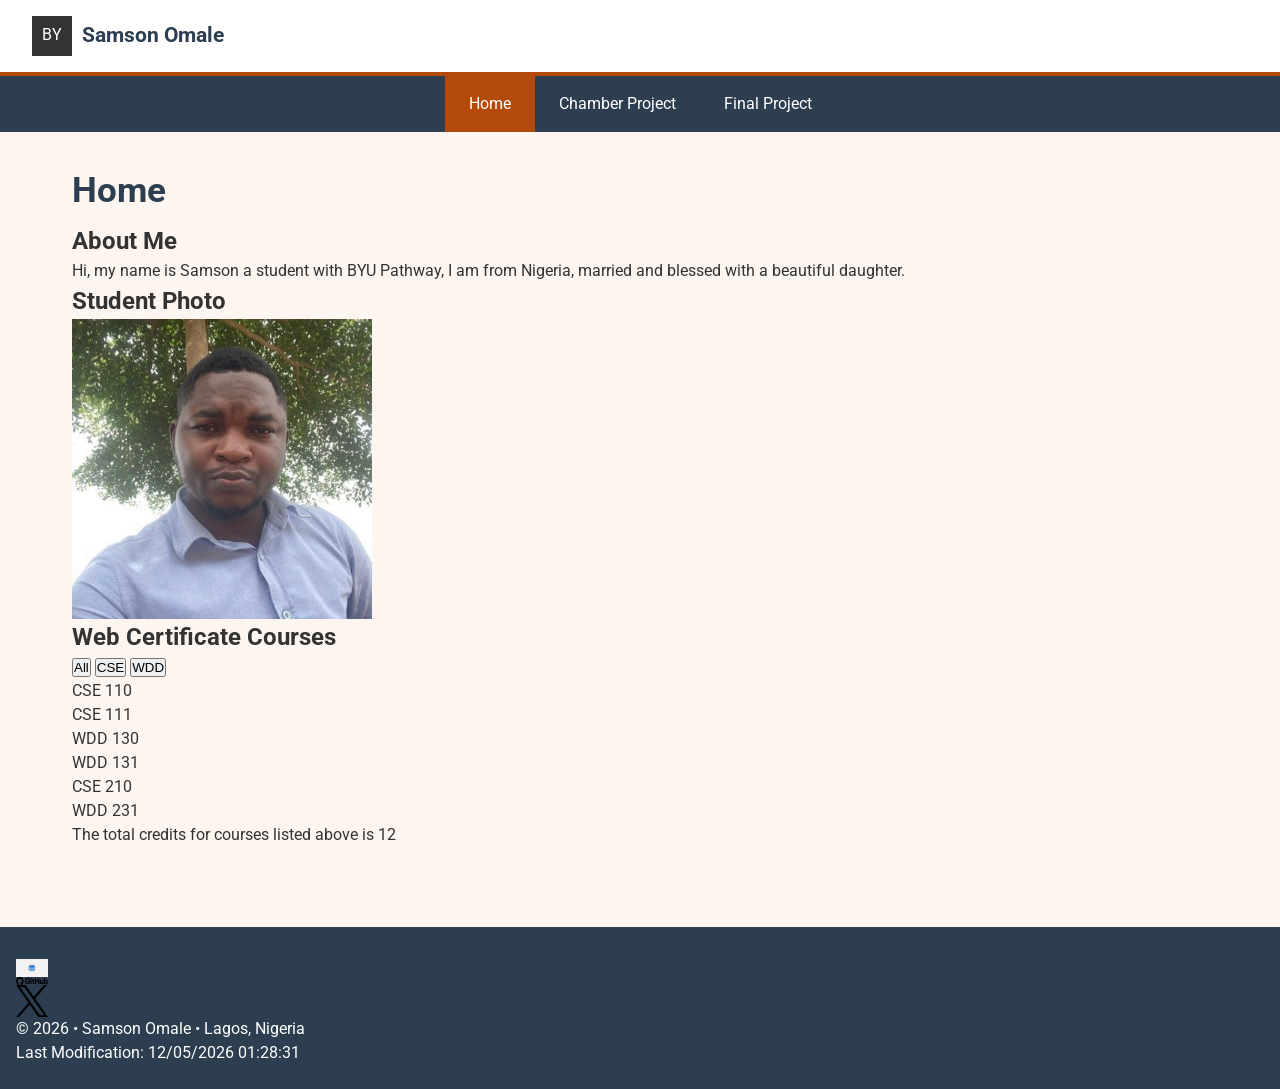
<file: index.html>
<!DOCTYPE html>
<html lang="en">
<head>
  <meta charset="UTF-8">
  <meta name="viewport" content="width=device-width, initial-scale=1.0">
  <meta name="description" content="WDD 231 Course Home Page - Student portfolio and certificate courses">
  <meta name="author" content="Samson Omale">
  <title>WDD 231 | Course Home | Samson Omale</title>

  <!-- Google Fonts (one family as required) -->
  <link rel="preconnect" href="https://fonts.googleapis.com">
  <link rel="preconnect" href="https://fonts.gstatic.com" crossorigin>
  <link href="https://fonts.googleapis.com/css2?family=Roboto:wght@400;700&display=swap" rel="stylesheet">

  
  <link rel="stylesheet" href="styles/small.css">
  <link rel="stylesheet" href="styles/larger.css">

  <script src="scripts/navigation.js" defer></script>
  <script src="scripts/date.js" defer></script>
  <script src="scripts/courses.js" defer></script>
</head>
<body>
  <header>
    <div class="logo-container">
      
      <svg class="logo" width="40" height="40" viewBox="0 0 100 100" aria-hidden="true">
        <rect width="100" height="100" fill="#333"/>
        <text x="50" y="60" text-anchor="middle" fill="#fff" font-size="40">BY</text>
      </svg>
      <span class="site-name">Samson Omale</span>
    </div>
    <button id="menu-button" class="menu-button" aria-label="Open navigation menu" aria-expanded="false">☰</button>
  </header>

  <nav id="primary-nav" class="primary-nav">
    <ul>
      <li><a href="index.html" class="active" aria-current="page">Home</a></li>
      <li><a href="chamber/">Chamber Project</a></li> <!-- I will update path when built-->
      <li><a href="final/">Final Project</a></li>     <!-- I will update path when built -->
    </ul>
  </nav>

  <main>
    <h1>Home</h1>

    <section class="about">
      <h2>About Me</h2>
      <p>
        Hi, my name is Samson a student with BYU Pathway, I am from Nigeria, married and blessed with a beautiful daughter.
      </p>
      
    </section>

    <section class="photo">
      <h2>Student Photo</h2>
      <img src="images/student-photo.jpg" alt="Photo of Student Name" width="300" height="300" loading="lazy">
      
    </section>

    <section class="courses">
      <h2>Web Certificate Courses</h2>
      <div class="filter-buttons">
        <button id="all" class="active">All</button>
        <button id="cse">CSE</button>
        <button id="wdd">WDD</button>
      </div>
      <div id="course-list" class="course-list"></div>
      <p id="credit-total">The total credits for courses listed above is <span>0</span></p>
    </section>
  </main>

  <footer>
    <div class="social">
      <a href="https://www.linkedin.com/in/samson-omale" target="_blank" rel="noopener" aria-label="LinkedIn">
        <img src="images/linkedin.jpg" alt="" width="32" height="32"> 
      </a>
      <a href="https://github.com/omalensa" target="_blank" rel="noopener" aria-label="GitHub">
        <img src="images/github.svg" alt="" width="32" height="32">
      </a>
      <a href="https://x.com/samsonomale6" target="_blank" rel="noopener" aria-label="X">
        <img src="images/logo-black.png" alt="" width="32" height="32">
      </a>
    </div>

    <p>
      &copy; <span id="currentyear"></span> • Samson Omale • Lagos, Nigeria
    </p>
    <p id="lastModified"></p>
  </footer>
</body>
</html>
</file>
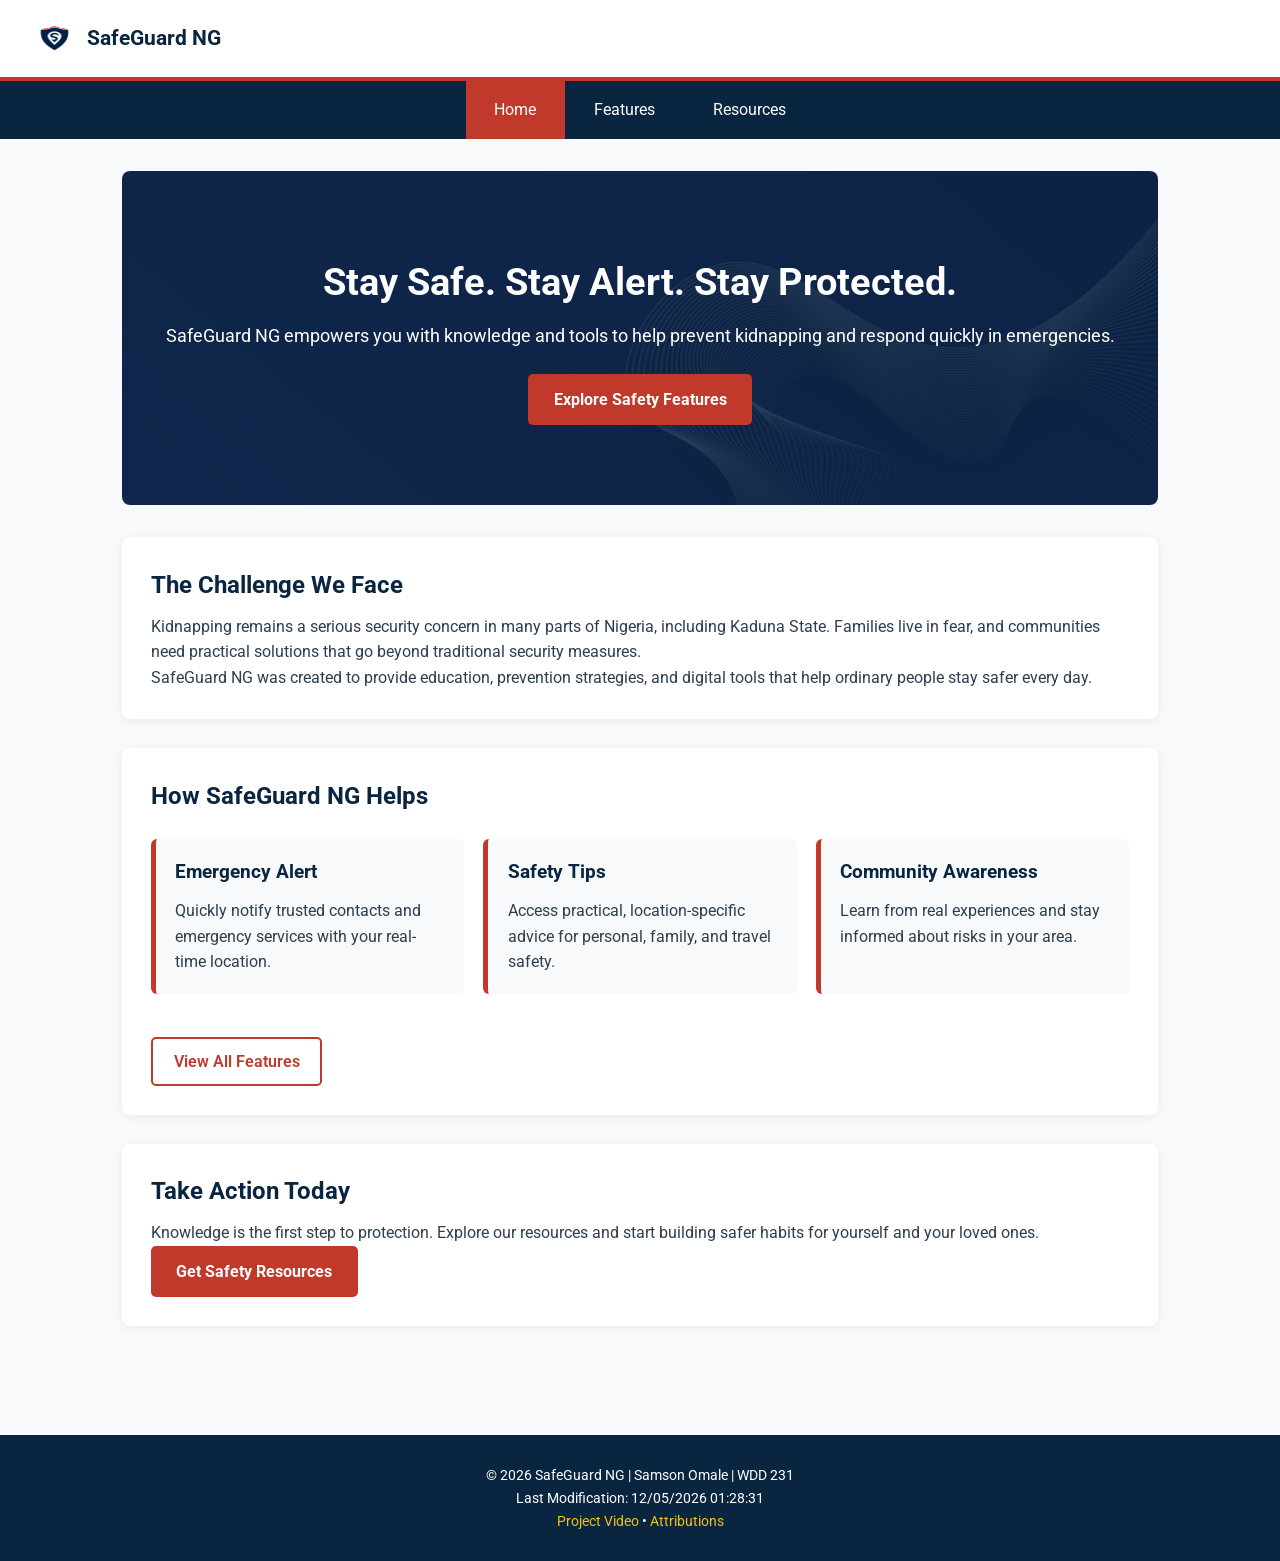
<file: final/index.html>
<!DOCTYPE html>
<html lang="en">
<head>
  <meta charset="UTF-8">
  <meta name="viewport" content="width=device-width, initial-scale=1.0">
  <title>SafeGuard NG | Anti-Kidnapping Awareness & Safety App</title>
  <meta name="description" content="SafeGuard NG helps protect individuals and families from kidnapping through awareness, prevention tips, and emergency tools.">
  <meta name="author" content="Samson Omale">

  <!-- Favicon -->
  <link rel="icon" href="images/favicon.ico">

  <!-- Open Graph -->
  <meta property="og:title" content="SafeGuard NG | Anti-Kidnapping Awareness">
  <meta property="og:description" content="Stay safe with practical tips and tools designed to help prevent kidnapping in Nigeria.">
  <meta property="og:image" content="https://omalensa.github.io/wdd231/final/images/og-image.jpg">
  <meta property="og:url" content="https://omalensa.github.io/wdd231/final/">

  <!-- Google Fonts -->
  <link rel="preconnect" href="https://fonts.googleapis.com">
  <link rel="preconnect" href="https://fonts.gstatic.com" crossorigin>
  <link href="https://fonts.googleapis.com/css2?family=Roboto:wght@400;700&display=swap" rel="stylesheet">

  <link rel="stylesheet" href="styles/small.css">
  <link rel="stylesheet" href="styles/larger.css">

  <script src="scripts/main.js" defer></script>
</head>
<body>
  <header>
    <div class="logo-container">
      <img src="images/logo.webp" alt="SafeGuard NG logo" width="50" height="50">
      <span>SafeGuard NG</span>
    </div>
    <button id="menu-button" aria-label="Open navigation menu">☰</button>
  </header>

  <nav id="primary-nav">
    <ul>
      <li><a href="index.html" class="active" aria-current="page">Home</a></li>
      <li><a href="features.html">Features</a></li>
      <li><a href="resources.html">Resources</a></li>
    </ul>
  </nav>

  <main>
    <!-- Hero Section -->
    <section class="hero">
      <div class="hero-content">
        <h1>Stay Safe. Stay Alert. Stay Protected.</h1>
        <p>SafeGuard NG empowers you with knowledge and tools to help prevent kidnapping and respond quickly in emergencies.</p>
        <a href="features.html" class="cta-button">Explore Safety Features</a>
      </div>
    </section>

    <!-- Problem Statement -->
    <section class="problem">
      <h2>The Challenge We Face</h2>
      <p>Kidnapping remains a serious security concern in many parts of Nigeria, including Kaduna State. Families live in fear, and communities need practical solutions that go beyond traditional security measures.</p>
      <p>SafeGuard NG was created to provide education, prevention strategies, and digital tools that help ordinary people stay safer every day.</p>
    </section>

    <!-- Key Features Preview -->
    <section class="features-preview">
      <h2>How SafeGuard NG Helps</h2>
      <div class="feature-cards">
        <article>
          <h3>Emergency Alert</h3>
          <p>Quickly notify trusted contacts and emergency services with your real-time location.</p>
        </article>
        <article>
          <h3>Safety Tips</h3>
          <p>Access practical, location-specific advice for personal, family, and travel safety.</p>
        </article>
        <article>
          <h3>Community Awareness</h3>
          <p>Learn from real experiences and stay informed about risks in your area.</p>
        </article>
      </div>
      <a href="features.html" class="secondary-button">View All Features</a>
    </section>

    <!-- Call to Action -->
    <section class="cta-section">
      <h2>Take Action Today</h2>
      <p>Knowledge is the first step to protection. Explore our resources and start building safer habits for yourself and your loved ones.</p>
      <a href="resources.html" class="cta-button">Get Safety Resources</a>
    </section>
  </main>

  <footer>
    <div class="footer-content">
      <p>&copy; <span id="currentyear"></span> SafeGuard NG | Samson Omale | WDD 231</p>
      <p id="lastModified"></p>
      <p>
        <a href="https://youtu.be/zZNGW5J62js" target="_blank" rel="noopener">Project Video</a> • 
        <a href="attributions.html">Attributions</a>
      </p>
    </div>
  </footer>
</body>
</html>
</file>
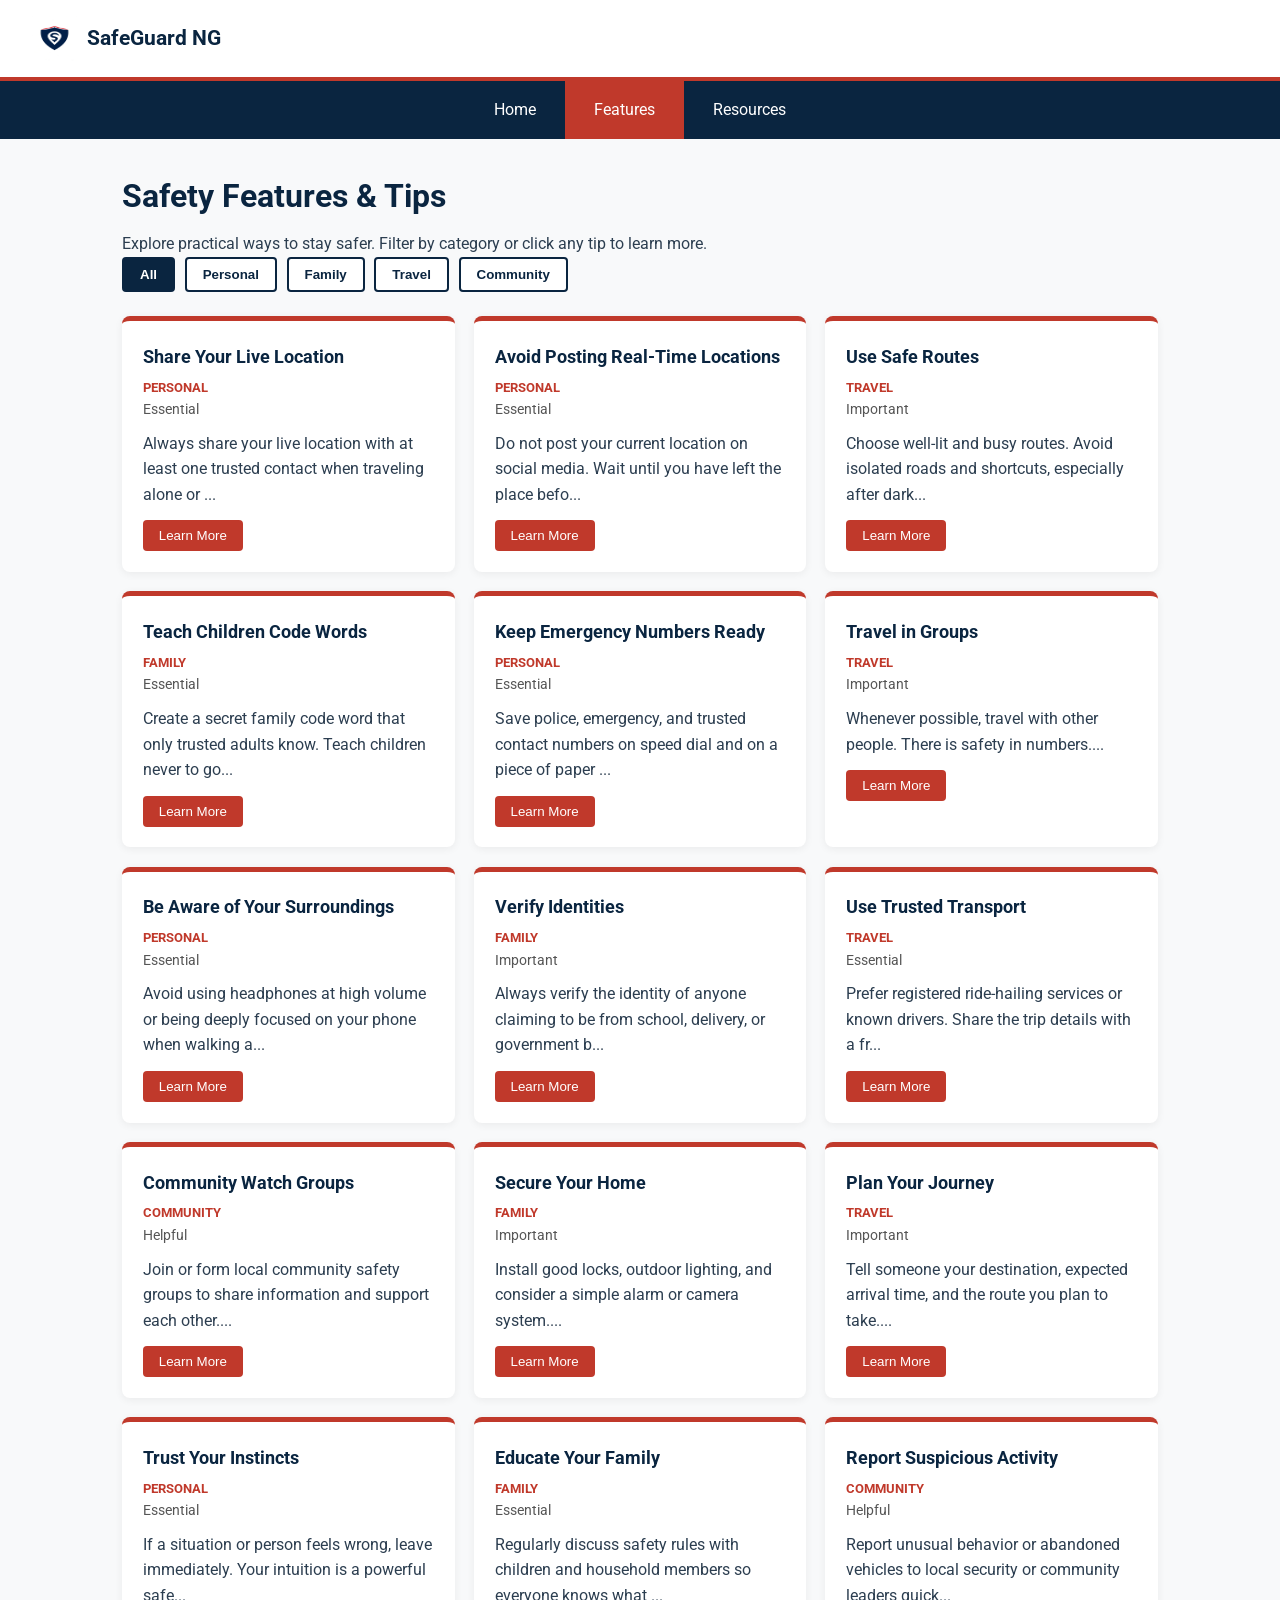
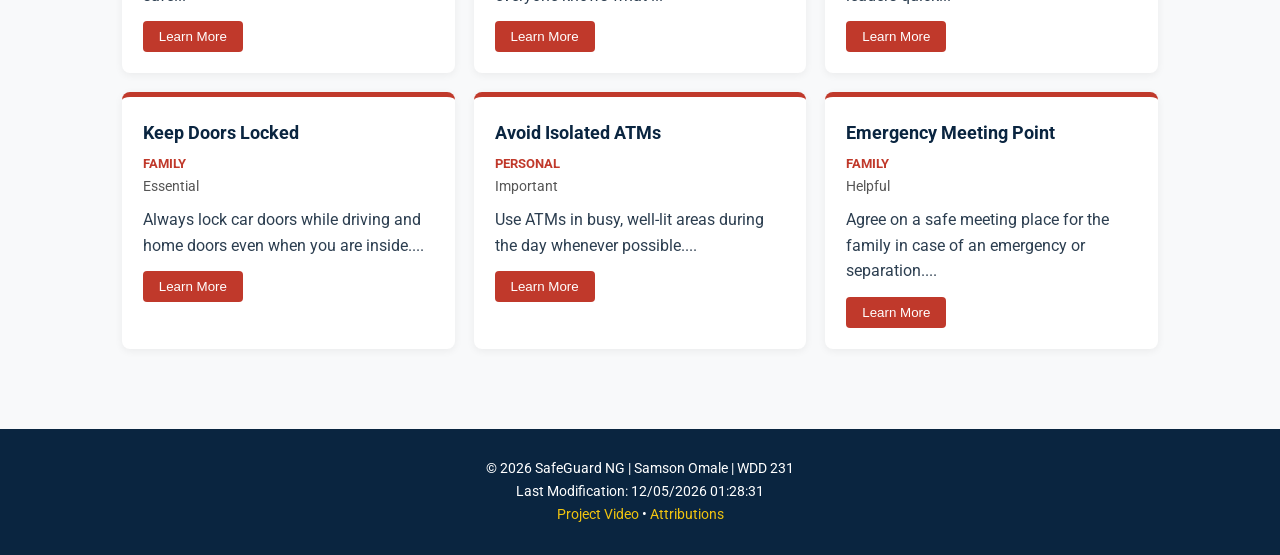
<file: final/features.html>
<!DOCTYPE html>
<html lang="en">
<head>
  <meta charset="UTF-8">
  <meta name="viewport" content="width=device-width, initial-scale=1.0">
  <title>Features | SafeGuard NG</title>
  <meta name="description" content="Explore practical safety features and tips from SafeGuard NG to help protect yourself and your family from kidnapping.">
  <meta name="author" content="Samson Omale">

  <link rel="icon" href="images/favicon.ico">

  <!-- Open Graph -->
  <meta property="og:title" content="Safety Features | SafeGuard NG">
  <meta property="og:description" content="Discover powerful tools and practical tips to stay safer every day.">
  <meta property="og:image" content="https://omalensa.github.io/wdd231/final/images/og-image.jpg">
  <meta property="og:url" content="https://omalensa.github.io/wdd231/final/features.html">

  <!-- Google Fonts -->
  <link rel="preconnect" href="https://fonts.googleapis.com">
  <link rel="preconnect" href="https://fonts.gstatic.com" crossorigin>
  <link href="https://fonts.googleapis.com/css2?family=Roboto:wght@400;700&display=swap" rel="stylesheet">

  <link rel="stylesheet" href="styles/small.css">
  <link rel="stylesheet" href="styles/larger.css">

  <script src="scripts/main.js" defer></script>
  <script type="module" src="scripts/features.js"></script>
</head>
<body>
  <header>
    <div class="logo-container">
      <img src="images/logo.webp" alt="SafeGuard NG logo" width="50" height="50">
      <span>SafeGuard NG</span>
    </div>
    <button id="menu-button" aria-label="Open navigation menu">☰</button>
  </header>

  <nav id="primary-nav">
    <ul>
      <li><a href="index.html">Home</a></li>
      <li><a href="features.html" class="active" aria-current="page">Features</a></li>
      <li><a href="resources.html">Resources</a></li>
    </ul>
  </nav>

  <main>
    <h1>Safety Features & Tips</h1>
    <p class="intro">Explore practical ways to stay safer. Filter by category or click any tip to learn more.</p>

    <!-- Filter Buttons -->
    <div class="filter-buttons">
      <button class="filter-btn active" data-filter="all">All</button>
      <button class="filter-btn" data-filter="personal">Personal</button>
      <button class="filter-btn" data-filter="family">Family</button>
      <button class="filter-btn" data-filter="travel">Travel</button>
      <button class="filter-btn" data-filter="community">Community</button>
    </div>

    <!-- Dynamic Tips Grid -->
    <div id="tips-container" class="tips-grid">
      <!-- Tips will be loaded here by JavaScript -->
    </div>
  </main>

  <!-- Modal -->
  <dialog id="tip-modal">
    <button class="close-modal" aria-label="Close">×</button>
    <h2 id="modal-title"></h2>
    <p id="modal-category"></p>
    <p id="modal-level"></p>
    <p id="modal-description"></p>
  </dialog>

  <footer>
    <div class="footer-content">
      <p>&copy; <span id="currentyear"></span> SafeGuard NG | Samson Omale | WDD 231</p>
      <p id="lastModified"></p>
      <p>
        <a href="https://youtu.be/zZNGW5J62js" target="_blank" rel="noopener">Project Video</a> • 
        <a href="attributions.html">Attributions</a>
      </p>
    </div>
  </footer>
</body>
</html>
</file>
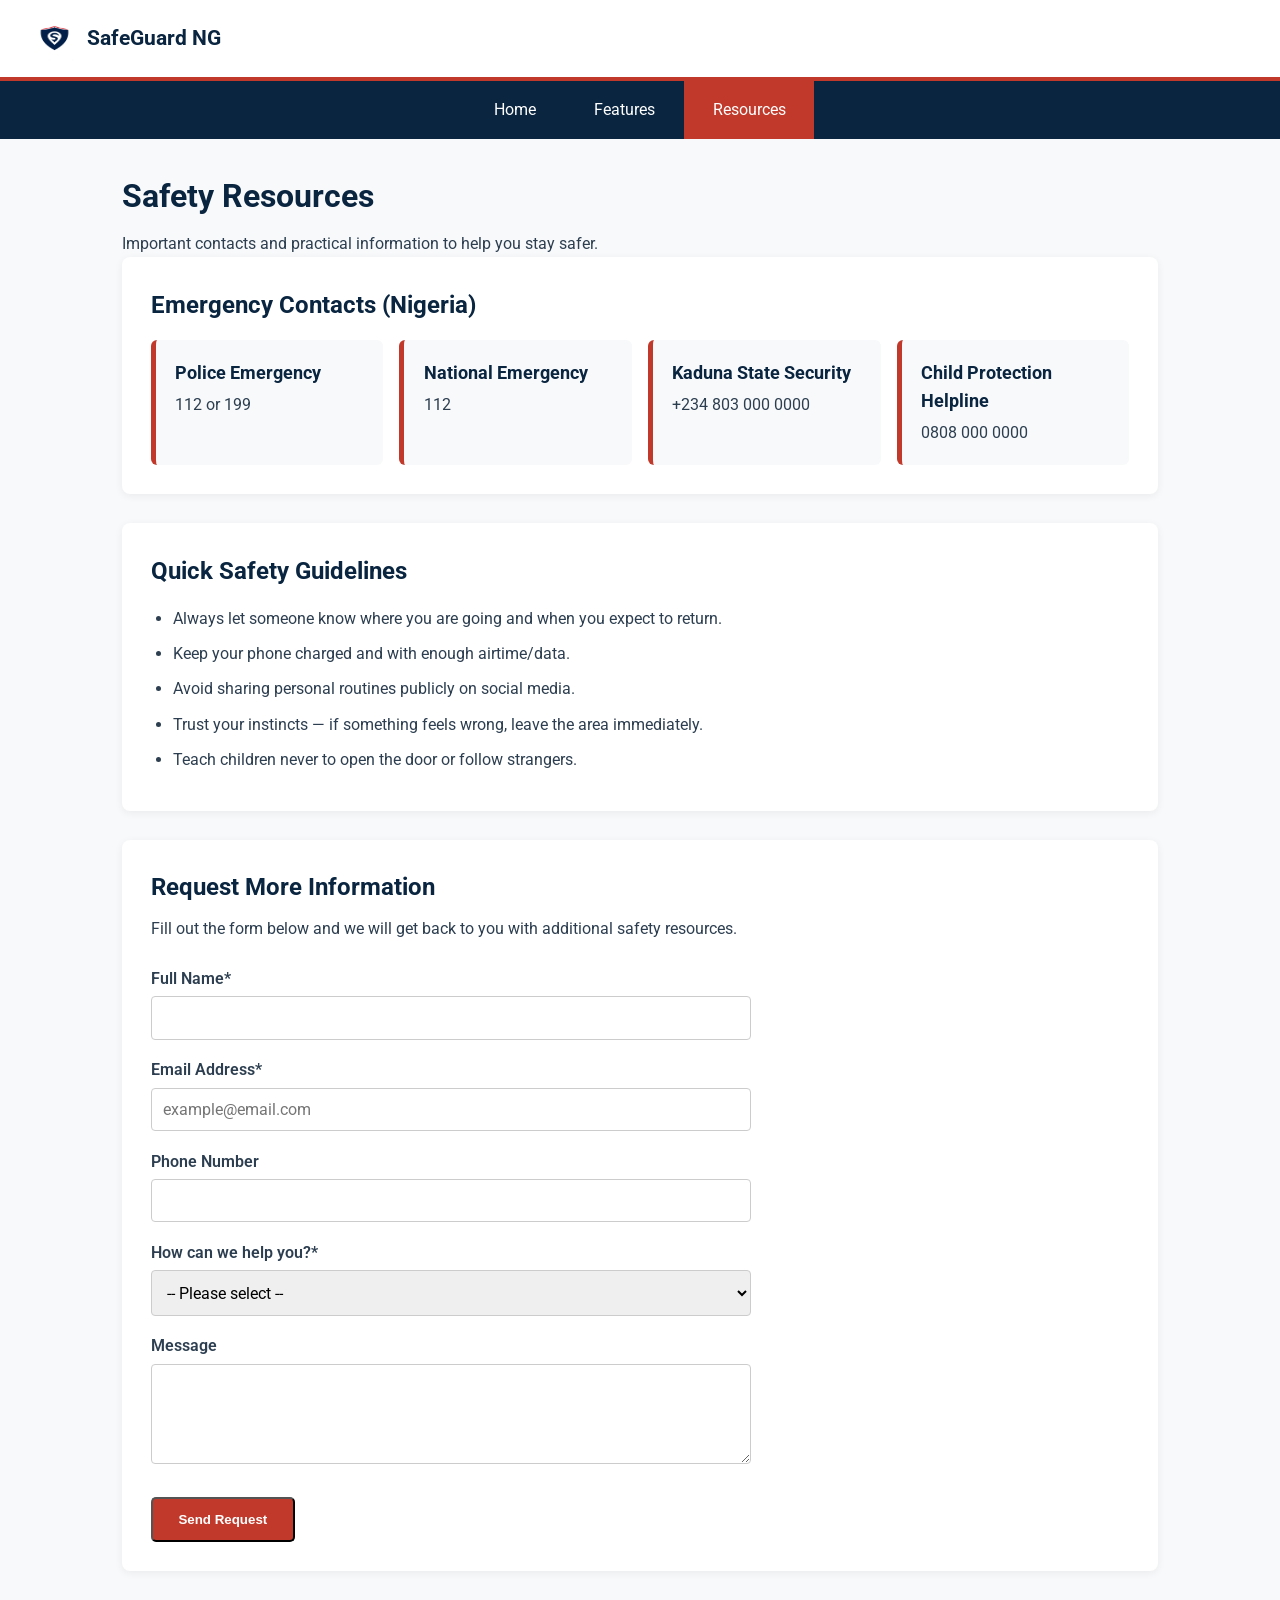
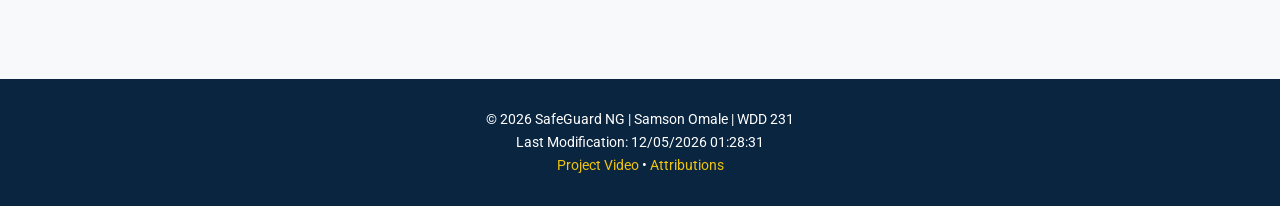
<file: final/resources.html>
<!DOCTYPE html>
<html lang="en">
<head>
  <meta charset="UTF-8">
  <meta name="viewport" content="width=device-width, initial-scale=1.0">
  <title>Resources | SafeGuard NG</title>
  <meta name="description" content="Access emergency contacts, safety guidelines, and request more information from SafeGuard NG.">
  <meta name="author" content="Samson Omale">

  <link rel="icon" href="images/favicon.ico">

  <!-- Open Graph -->
  <meta property="og:title" content="Safety Resources | SafeGuard NG">
  <meta property="og:description" content="Emergency contacts and practical safety resources for individuals and families in Nigeria.">
  <meta property="og:image" content="https://omalensa.github.io/wdd231/final/images/og-image.jpg">
  <meta property="og:url" content="https://omalensa.github.io/wdd231/final/resources.html">

  <!-- Google Fonts -->
  <link rel="preconnect" href="https://fonts.googleapis.com">
  <link rel="preconnect" href="https://fonts.gstatic.com" crossorigin>
  <link href="https://fonts.googleapis.com/css2?family=Roboto:wght@400;700&display=swap" rel="stylesheet">

  <link rel="stylesheet" href="styles/small.css">
  <link rel="stylesheet" href="styles/larger.css">

  <script src="scripts/main.js" defer></script>
</head>
<body>
  <header>
    <div class="logo-container">
      <img src="images/logo.webp" alt="SafeGuard NG logo" width="50" height="50">
      <span>SafeGuard NG</span>
    </div>
    <button id="menu-button" aria-label="Open navigation menu">☰</button>
  </header>

  <nav id="primary-nav">
    <ul>
      <li><a href="index.html">Home</a></li>
      <li><a href="features.html">Features</a></li>
      <li><a href="resources.html" class="active" aria-current="page">Resources</a></li>
    </ul>
  </nav>

  <main>
    <h1>Safety Resources</h1>
    <p class="intro">Important contacts and practical information to help you stay safer.</p>

    <!-- Emergency Contacts -->
    <section class="resources-section">
      <h2>Emergency Contacts (Nigeria)</h2>
      <div class="contacts-grid">
        <div class="contact-card">
          <h3>Police Emergency</h3>
          <p>112 or 199</p>
        </div>
        <div class="contact-card">
          <h3>National Emergency</h3>
          <p>112</p>
        </div>
        <div class="contact-card">
          <h3>Kaduna State Security</h3>
          <p>+234 803 000 0000</p>
        </div>
        <div class="contact-card">
          <h3>Child Protection Helpline</h3>
          <p>0808 000 0000</p>
        </div>
      </div>
    </section>

    <!-- Safety Guidelines -->
    <section class="resources-section">
      <h2>Quick Safety Guidelines</h2>
      <ul class="guidelines">
        <li>Always let someone know where you are going and when you expect to return.</li>
        <li>Keep your phone charged and with enough airtime/data.</li>
        <li>Avoid sharing personal routines publicly on social media.</li>
        <li>Trust your instincts — if something feels wrong, leave the area immediately.</li>
        <li>Teach children never to open the door or follow strangers.</li>
      </ul>
    </section>

    <!-- Contact Form -->
    <section class="resources-section">
      <h2>Request More Information</h2>
      <p>Fill out the form below and we will get back to you with additional safety resources.</p>

      <form method="get" action="thankyou.html" class="contact-form">
        <label>
          Full Name*
          <input type="text" name="fullname" id="fullname" required autocomplete="name" title="Please enter your full name">
        </label>

        <label>
          Email Address*
          <input type="email" name="email" id="email" required autocomplete="email" 
                 placeholder="example@email.com" title="Please enter a valid email">
        </label>

        <label>
          Phone Number
          <input type="tel" name="phone" id="phone" autocomplete="tel" title="Your phone number">
        </label>

        <label>
          How can we help you?*
          <select name="interest" id="interest" required title="Select a topic">
            <option value="">-- Please select --</option>
            <option value="safety-tips">Safety Tips</option>
            <option value="family-protection">Family Protection</option>
            <option value="community">Community Programs</option>
            <option value="app-info">App Information</option>
            <option value="other">Other</option>
          </select>
        </label>

        <label>
          Message
          <textarea name="message" id="message" rows="4" title="Additional details"></textarea>
        </label>

        <input type="hidden" name="timestamp" id="timestamp">

        <button type="submit" class="cta-button">Send Request</button>
      </form>
    </section>
  </main>

  <footer>
    <div class="footer-content">
      <p>&copy; <span id="currentyear"></span> SafeGuard NG | Samson Omale | WDD 231</p>
      <p id="lastModified"></p>
      <p>
        <a href="https://your-video-link.com" target="_blank" rel="noopener">Project Video</a> • 
        <a href="attributions.html">Attributions</a>
      </p>
    </div>
  </footer>

  <script>
    // Set timestamp when page loads
    document.getElementById('timestamp').value = new Date().toLocaleString();
  </script>
</body>
</html>
</file>
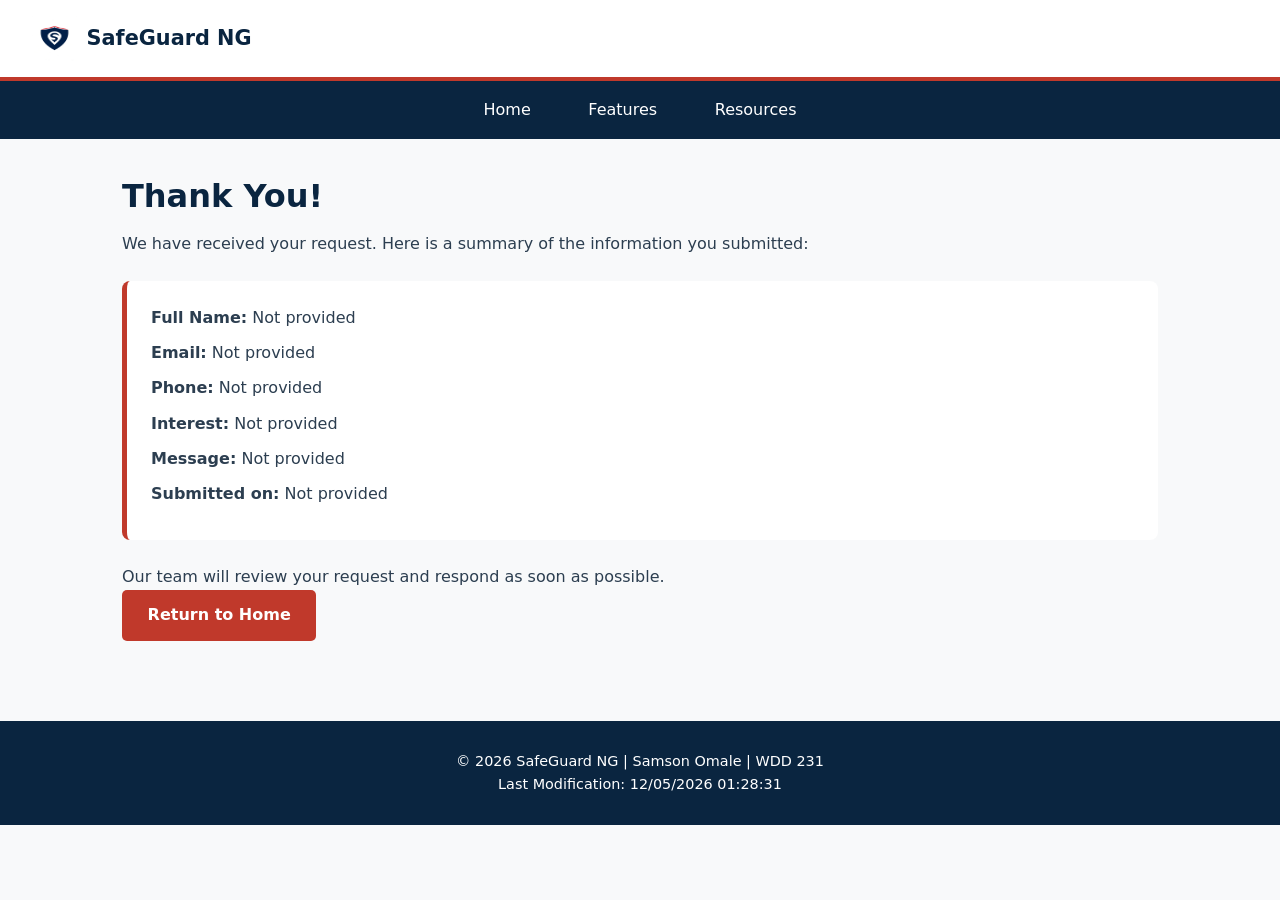
<file: final/thankyou.html>
<!DOCTYPE html>
<html lang="en">
<head>
  <meta charset="UTF-8">
  <meta name="viewport" content="width=device-width, initial-scale=1.0">
  <title>Thank You | SafeGuard NG</title>
  <meta name="description" content="Thank you for contacting SafeGuard NG.">
  <meta name="author" content="Samson Omale">

  <link rel="icon" href="images/favicon.ico">
  <link rel="stylesheet" href="styles/small.css">
  <link rel="stylesheet" href="styles/larger.css">
  <script src="scripts/main.js" defer></script>
</head>
<body>
  <header>
    <div class="logo-container">
      <img src="images/logo.webp" alt="SafeGuard NG logo" width="50" height="50">
      <span>SafeGuard NG</span>
    </div>
    <button id="menu-button" aria-label="Open navigation menu">☰</button>
  </header>

  <nav id="primary-nav">
    <ul>
      <li><a href="index.html">Home</a></li>
      <li><a href="features.html">Features</a></li>
      <li><a href="resources.html">Resources</a></li>
    </ul>
  </nav>

  <main>
    <h1>Thank You!</h1>
    <p class="intro">We have received your request. Here is a summary of the information you submitted:</p>

    <div class="thankyou-summary">
      <p><strong>Full Name:</strong> <span id="display-fullname"></span></p>
      <p><strong>Email:</strong> <span id="display-email"></span></p>
      <p><strong>Phone:</strong> <span id="display-phone"></span></p>
      <p><strong>Interest:</strong> <span id="display-interest"></span></p>
      <p><strong>Message:</strong> <span id="display-message"></span></p>
      <p><strong>Submitted on:</strong> <span id="display-timestamp"></span></p>
    </div>

    <p>Our team will review your request and respond as soon as possible.</p>
    <a href="index.html" class="cta-button">Return to Home</a>
  </main>

  <footer>
    <div class="footer-content">
      <p>&copy; <span id="currentyear"></span> SafeGuard NG | Samson Omale | WDD 231</p>
      <p id="lastModified"></p>
    </div>
  </footer>

  <script>
    const params = new URLSearchParams(window.location.search);

    document.getElementById('display-fullname').textContent = params.get('fullname') || 'Not provided';
    document.getElementById('display-email').textContent = params.get('email') || 'Not provided';
    document.getElementById('display-phone').textContent = params.get('phone') || 'Not provided';
    document.getElementById('display-interest').textContent = params.get('interest') || 'Not provided';
    document.getElementById('display-message').textContent = params.get('message') || 'Not provided';
    document.getElementById('display-timestamp').textContent = params.get('timestamp') || 'Not provided';
  </script>
</body>
</html>
</file>
<file: styles/small.css>
/* ========== CSS Variables ========== */
:root {
  --primary: #b34a0a;
  --primary-dark: #8f3a08;
  --secondary: #2c3e50;
  --accent: #e67e22;
  --light: #fdf6f0;
  --white: #ffffff;
  --text: #333333;
  --gray: #555555;
}

/* ========== Base Styles ========== */
* {
  box-sizing: border-box;
  margin: 0;
  padding: 0;
}

body {
  font-family: 'Roboto', system-ui, -apple-system, sans-serif;
  line-height: 1.5;
  color: var(--text);
  background-color: var(--light);
}

img {
  max-width: 100%;
  height: auto;
  display: block;
}

a {
  color: var(--primary-dark);
  text-decoration: none;
}

a:hover {
  text-decoration: underline;
}

/* ========== Header ========== */
header {
  display: flex;
  justify-content: space-between;
  align-items: center;
  background-color: var(--white);
  padding: 0.8rem 1rem;
  border-bottom: 4px solid var(--primary);
  position: sticky;
  top: 0;
  z-index: 100;
}

.logo-container {
  display: flex;
  align-items: center;
  gap: 0.6rem;
}

.logo-container img {
  width: 50px;
  height: 50px;
  object-fit: contain;
}

.logo-container span {
  font-size: 1.1rem;
  font-weight: 700;
  color: var(--secondary);
}

#menu-button {
  background: none;
  border: none;
  font-size: 1.8rem;
  cursor: pointer;
  color: var(--secondary);
  padding: 0.3rem 0.6rem;
}

/* ========== Navigation ========== */
#primary-nav {
  background-color: var(--secondary);
  display: none;
}

#primary-nav.open {
  display: block;
}

#primary-nav ul {
  list-style: none;
}

#primary-nav a {
  display: block;
  color: var(--white);
  padding: 0.9rem 1.2rem;
  border-bottom: 1px solid #3d5166;
}

#primary-nav a:hover,
#primary-nav a.active {
  background-color: var(--primary);
  text-decoration: none;
}

/* ========== Main ========== */
main {
  padding: 1.2rem;
  max-width: 1200px;
  margin: 0 auto;
}

h1 {
  color: var(--secondary);
  margin-bottom: 0.4rem;
  font-size: 1.8rem;
}

.intro {
  margin-bottom: 1.3rem;
  color: var(--gray);
}

/* ========== View Controls ========== */
.view-controls {
  display: flex;
  gap: 0.8rem;
  margin-bottom: 1.3rem;
  flex-wrap: wrap;
}

.view-controls button {
  background-color: var(--white);
  border: 2px solid var(--primary);
  color: var(--primary);
  padding: 0.5rem 1.1rem;
  font-size: 0.95rem;
  border-radius: 4px;
  cursor: pointer;
  transition: all 0.2s ease;
}

.view-controls button:hover {
  background-color: var(--accent);
  color: var(--white);
  border-color: var(--accent);
}

.view-controls button.active {
  background-color: var(--primary);
  color: var(--white);
}

/* ========== Members - Default / Grid View ========== */
.members {
  display: grid;
  gap: 1.2rem;
}

.members.grid {
  grid-template-columns: 1fr;
}

.member-card {
  background-color: var(--white);
  border-radius: 8px;
  padding: 1.2rem;
  box-shadow: 0 3px 10px rgba(0, 0, 0, 0.08);
  border-top: 5px solid var(--primary);
  text-align: center;
}

.member-card img {
  width: 100px;
  height: 100px;
  object-fit: contain;
  margin: 0 auto 0.8rem;
  border-radius: 6px;
}

.member-card h3 {
  color: var(--secondary);
  margin-bottom: 0.3rem;
  font-size: 1.2rem;
}

.member-card .level {
  color: var(--primary-dark);
  font-weight: 700;
  font-size: 0.9rem;
  margin-bottom: 0.5rem;
}

.member-card p {
  font-size: 0.95rem;
  margin-bottom: 0.3rem;
  color: var(--gray);
}

.member-card a {
  display: inline-block;
  margin-top: 0.4rem;
  font-size: 0.9rem;
  word-break: break-all;
}

/* ========== Members - List View ========== */
.members.list {
  display: flex;
  flex-direction: column;
  gap: 0.5rem;
}

.members.list .member-card {
  display: grid;
  grid-template-columns: 1fr;
  text-align: left;
  padding: 0.75rem 1rem;
  gap: 0.2rem;
  border-top: 4px solid var(--primary);
  box-shadow: 0 1px 4px rgba(0, 0, 0, 0.06);
}

/* Hide images ONLY in list view */
.members.list .member-card img {
  display: none;
}

.members.list .member-card h3 {
  margin-bottom: 0.1rem;
  font-size: 1.1rem;
}

.members.list .member-card .level,
.members.list .member-card p {
  margin-bottom: 0.1rem;
  font-size: 0.9rem;
}

/* ========== Footer ========== */
footer {
  background-color: var(--secondary);
  color: var(--white);
  padding: 2rem 1rem 1.5rem;
  margin-top: 3rem;
}

.footer-content {
  max-width: 1200px;
  margin: 0 auto 1.5rem;
}

.contact h3 {
  color: var(--accent);
  margin-bottom: 0.6rem;
}

.contact p {
  margin-bottom: 0.35rem;
  font-size: 0.95rem;
}

.dev-info {
  border-top: 1px solid #3d5166;
  padding-top: 1rem;
  text-align: center;
  font-size: 0.85rem;
  color: #bbb;
}

.dev-info p {
  margin-bottom: 0.25rem;
}

/* ===== Join Page ===== */
.join-layout {
  display: flex;
  flex-direction: column;
  gap: 2rem;
}

.join-form {
  background: white;
  padding: 1.5rem;
  border-radius: 8px;
  box-shadow: 0 2px 8px rgba(0,0,0,0.08);
}

.join-form fieldset {
  border: 1px solid #ddd;
  padding: 1rem;
  margin-bottom: 1.2rem;
  border-radius: 6px;
}

.join-form legend {
  font-weight: 700;
  color: var(--secondary);
  padding: 0 0.5rem;
}

.join-form label {
  display: block;
  margin-bottom: 1rem;
  font-weight: 500;
}

.join-form input[type="text"],
.join-form input[type="email"],
.join-form input[type="tel"],
.join-form textarea {
  width: 100%;
  padding: 0.6rem;
  margin-top: 0.3rem;
  border: 1px solid #ccc;
  border-radius: 4px;
  font-size: 1rem;
}

.join-form input[type="radio"] {
  margin-right: 0.5rem;
}

.submit-btn {
  background: var(--primary);
  color: white;
  border: none;
  padding: 0.8rem 1.8rem;
  font-size: 1.1rem;
  border-radius: 5px;
  cursor: pointer;
  width: 100%;
}

.submit-btn:hover {
  background: var(--primary-dark);
}

/* Membership Cards */
.membership-cards {
  display: grid;
  gap: 1rem;
}

.card {
  background: white;
  padding: 1.3rem;
  border-radius: 8px;
  border-top: 5px solid var(--primary);
  box-shadow: 0 2px 8px rgba(0,0,0,0.08);
  text-align: center;
  opacity: 0;
  transform: translateY(20px);
  animation: fadeInUp 0.6s ease forwards;
}

.np-card { animation-delay: 0.1s; border-top-color: #27ae60; }
.bronze-card { animation-delay: 0.25s; border-top-color: #cd7f32; }
.silver-card { animation-delay: 0.4s; border-top-color: #c0c0c0; }
.gold-card { animation-delay: 0.55s; border-top-color: #f1c40f; }

@keyframes fadeInUp {
  to {
    opacity: 1;
    transform: translateY(0);
  }
}

.info-btn {
  background: var(--primary);
  color: white;
  border: none;
  padding: 0.5rem 1.2rem;
  border-radius: 4px;
  cursor: pointer;
  margin-top: 0.8rem;
}

.info-btn:hover {
  background: var(--primary-dark);
}

/* Modals */
dialog {
  border: none;
  border-radius: 10px;
  padding: 1.8rem;
  max-width: 400px;
  box-shadow: 0 10px 30px rgba(0,0,0,0.2);
}

dialog::backdrop {
  background: rgba(0,0,0,0.5);
}

dialog h2 {
  margin-bottom: 1rem;
  color: var(--secondary);
}

dialog ul {
  margin-bottom: 1.5rem;
  padding-left: 1.2rem;
}

.close-modal {
  background: var(--primary);
  color: white;
  border: none;
  padding: 0.5rem 1.5rem;
  border-radius: 4px;
  cursor: pointer;
}

/* Thank You page */
.thankyou-summary {
  background: white;
  padding: 1.5rem;
  border-radius: 8px;
  margin: 1.5rem 0;
  border-left: 5px solid var(--primary);
}
</file>
<file: styles/larger.css>
/* ========== Larger Screens ========== */
@media screen and (min-width: 600px) {
  #menu-button {
    display: none;
  }

  #primary-nav {
    display: block;
  }

  #primary-nav ul {
    display: flex;
    justify-content: center;
    max-width: 1200px;
    margin: 0 auto;
  }

  #primary-nav a {
    border-bottom: none;
    padding: 1rem 1.5rem;
  }

  .members.grid {
    grid-template-columns: repeat(2, 1fr);
  }

  .logo-container span {
    font-size: 1.3rem;
  }
}

@media screen and (min-width: 900px) {
  header {
    padding: 1rem 2rem;
  }

  main {
    padding: 2rem;
  }

  h1 {
    font-size: 2.2rem;
  }

  .members.grid {
    grid-template-columns: repeat(3, 1fr);
  }

  .footer-content {
    display: flex;
    justify-content: space-between;
    gap: 2rem;
  }
}

@media screen and (min-width: 1200px) {
  .members.grid {
    grid-template-columns: repeat(4, 1fr);
  }
}
@media screen and (min-width: 800px) {
  .join-layout {
    display: grid;
    grid-template-columns: 1.4fr 1fr;
    gap: 2.5rem;
    align-items: start;
  }

  .membership-cards {
    position: sticky;
    top: 100px;
  }
}
</file>
<file: final/styles/small.css>
/* ===== CSS Variables ===== */
:root {
  --primary: #0A2540;      /* Deep Navy */
  --secondary: #C0392B;    /* Safety Red */
  --accent: #F1C40F;       /* Soft Gold */
  --light: #F8F9FA;
  --white: #FFFFFF;
  --text: #2C3E50;
  --gray: #555555;
}

/* ===== Base ===== */
* {
  box-sizing: border-box;
  margin: 0;
  padding: 0;
}

body {
  font-family: 'Roboto', system-ui, sans-serif;
  line-height: 1.6;
  color: var(--text);
  background-color: var(--light);
}

img {
  max-width: 100%;
  height: auto;
  display: block;
}

a {
  color: var(--secondary);
  text-decoration: none;
}

a:hover {
  text-decoration: underline;
}

/* ===== Header ===== */
header {
  display: flex;
  justify-content: space-between;
  align-items: center;
  background: var(--white);
  padding: 0.8rem 1rem;
  border-bottom: 4px solid var(--secondary);
  position: sticky;
  top: 0;
  z-index: 100;
}

.logo-container {
  display: flex;
  align-items: center;
  gap: 0.6rem;
}

.logo-container img {
  width: 45px;
  height: 45px;
}

.logo-container span {
  font-size: 1.3rem;
  font-weight: 700;
  color: var(--primary);
}

#menu-button {
  background: none;
  border: none;
  font-size: 1.8rem;
  color: var(--primary);
  cursor: pointer;
}

/* ===== Navigation ===== */
#primary-nav {
  background: var(--primary);
  display: none;
}

#primary-nav.open {
  display: block;
}

#primary-nav ul {
  list-style: none;
}

#primary-nav a {
  display: block;
  color: var(--white);
  padding: 0.9rem 1.2rem;
  border-bottom: 1px solid #1a3a5c;
}

#primary-nav a:hover,
#primary-nav a.active {
  background: var(--secondary);
  text-decoration: none;
}

/* ===== Main Content ===== */
main {
  padding: 1.2rem;
  max-width: 1100px;
  margin: 0 auto;
}

h1, h2, h3 {
  color: var(--primary);
  margin-bottom: 0.6rem;
}

/* Hero */
.hero {
  background-color: var(--primary); /* fallback dark color */
  background-image: linear-gradient(rgba(10, 37, 64, 0.85), rgba(10, 37, 64, 0.85)),
                    url('../images/hero.jpg');
  background-size: cover;
  background-position: center;
  color: var(--white);
  text-align: center;
  padding: 3.5rem 1.5rem;
  border-radius: 8px;
  margin-bottom: 2rem;
}

.hero h1,
.hero p {
  color: var(--white) !important; /* force white text only inside hero */
}

.hero p {
  margin-bottom: 1.5rem;
  font-size: 1.1rem;
}

/* Buttons */
.cta-button {
  display: inline-block;
  background: var(--secondary);
  color: var(--white);
  padding: 0.8rem 1.6rem;
  border-radius: 5px;
  font-weight: 700;
}

.cta-button:hover {
  background: #a93226;
  text-decoration: none;
}

.secondary-button {
  display: inline-block;
  margin-top: 1.2rem;
  padding: 0.6rem 1.3rem;
  border: 2px solid var(--secondary);
  color: var(--secondary);
  border-radius: 5px;
  font-weight: 600;
}

/* Sections */
.problem,
.features-preview,
.cta-section {
  background: var(--white);
  padding: 1.8rem;
  border-radius: 8px;
  margin-bottom: 1.8rem;
  box-shadow: 0 2px 8px rgba(0,0,0,0.06);
}

.feature-cards {
  display: grid;
  gap: 1.2rem;
  margin: 1.5rem 0;
}

.feature-cards article {
  background: var(--light);
  padding: 1.2rem;
  border-radius: 6px;
  border-left: 5px solid var(--secondary);
}

/* Footer */
footer {
  background: var(--primary);
  color: var(--white);
  text-align: center;
  padding: 1.8rem 1rem;
  margin-top: 3rem;
  font-size: 0.9rem;
}

footer a {
  color: var(--accent);
}
/* ===== Features Page ===== */
.filter-buttons {
  display: flex;
  flex-wrap: wrap;
  gap: 0.6rem;
  margin-bottom: 1.5rem;
}

.filter-btn {
  padding: 0.5rem 1rem;
  border: 2px solid var(--primary);
  background: white;
  color: var(--primary);
  border-radius: 4px;
  cursor: pointer;
  font-weight: 600;
}

.filter-btn.active,
.filter-btn:hover {
  background: var(--primary);
  color: white;
}

.tips-grid {
  display: grid;
  gap: 1.2rem;
}

.tip-card {
  background: white;
  padding: 1.3rem;
  border-radius: 8px;
  border-top: 5px solid var(--secondary);
  box-shadow: 0 2px 8px rgba(0,0,0,0.06);
}

.tip-card h3 {
  font-size: 1.15rem;
  margin-bottom: 0.4rem;
}

.tip-card .category {
  text-transform: uppercase;
  font-size: 0.8rem;
  color: var(--secondary);
  font-weight: 700;
}

.tip-card .level {
  font-size: 0.9rem;
  color: var(--gray);
  margin-bottom: 0.6rem;
}

.details-btn {
  margin-top: 0.8rem;
  padding: 0.5rem 1rem;
  background: var(--secondary);
  color: white;
  border: none;
  border-radius: 4px;
  cursor: pointer;
}

.details-btn:hover {
  background: #a93226;
}

/* Modal */
dialog {
  border: none;
  border-radius: 10px;
  padding: 1.8rem;
  max-width: 500px;
  width: 90%;
  box-shadow: 0 10px 30px rgba(0,0,0,0.25);
}

dialog::backdrop {
  background: rgba(0,0,0,0.5);
}

.close-modal {
  position: absolute;
  top: 10px;
  right: 15px;
  background: none;
  border: none;
  font-size: 1.8rem;
  cursor: pointer;
  color: var(--gray);
}
/* ===== Resources Page ===== */
.resources-section {
  background: white;
  padding: 1.8rem;
  border-radius: 8px;
  margin-bottom: 1.8rem;
  box-shadow: 0 2px 8px rgba(0,0,0,0.06);
}

.contacts-grid {
  display: grid;
  gap: 1rem;
  margin-top: 1rem;
}

.contact-card {
  background: var(--light);
  padding: 1.2rem;
  border-radius: 6px;
  border-left: 5px solid var(--secondary);
}

.contact-card h3 {
  margin-bottom: 0.3rem;
  font-size: 1.1rem;
}

.guidelines {
  padding-left: 1.4rem;
  margin-top: 1rem;
}

.guidelines li {
  margin-bottom: 0.6rem;
}

/* Contact Form */
.contact-form {
  margin-top: 1.5rem;
  max-width: 600px;
}

.contact-form label {
  display: block;
  margin-bottom: 1.1rem;
  font-weight: 600;
}

.contact-form input,
.contact-form select,
.contact-form textarea {
  width: 100%;
  padding: 0.7rem;
  margin-top: 0.3rem;
  border: 1px solid #ccc;
  border-radius: 4px;
  font-size: 1rem;
  font-family: inherit;
}

.contact-form button {
  margin-top: 0.5rem;
}

/* Thank You Summary */
.thankyou-summary {
  background: white;
  padding: 1.5rem;
  border-radius: 8px;
  margin: 1.5rem 0;
  border-left: 5px solid var(--secondary);
}

.thankyou-summary p {
  margin-bottom: 0.6rem;
}
</file>
<file: final/styles/larger.css>
@media screen and (min-width: 600px) {
  #menu-button {
    display: none;
  }

  #primary-nav {
    display: block;
  }

  #primary-nav ul {
    display: flex;
    justify-content: center;
  }

  #primary-nav a {
    border-bottom: none;
    padding: 1rem 1.8rem;
  }

  .hero h1 {
    font-size: 2.4rem;
  }

  .feature-cards {
    grid-template-columns: repeat(3, 1fr);
  }
}

@media screen and (min-width: 900px) {
  header {
    padding: 1rem 2rem;
  }

  main {
    padding: 2rem;
  }

  .hero {
    padding: 5rem 2rem;
  }
}
@media screen and (min-width: 600px) {
  .tips-grid {
    grid-template-columns: repeat(2, 1fr);
  }
}

@media screen and (min-width: 900px) {
  .tips-grid {
    grid-template-columns: repeat(3, 1fr);
  }
}
@media screen and (min-width: 600px) {
  .contacts-grid {
    grid-template-columns: repeat(2, 1fr);
  }
}

@media screen and (min-width: 900px) {
  .contacts-grid {
    grid-template-columns: repeat(4, 1fr);
  }
}
</file>
